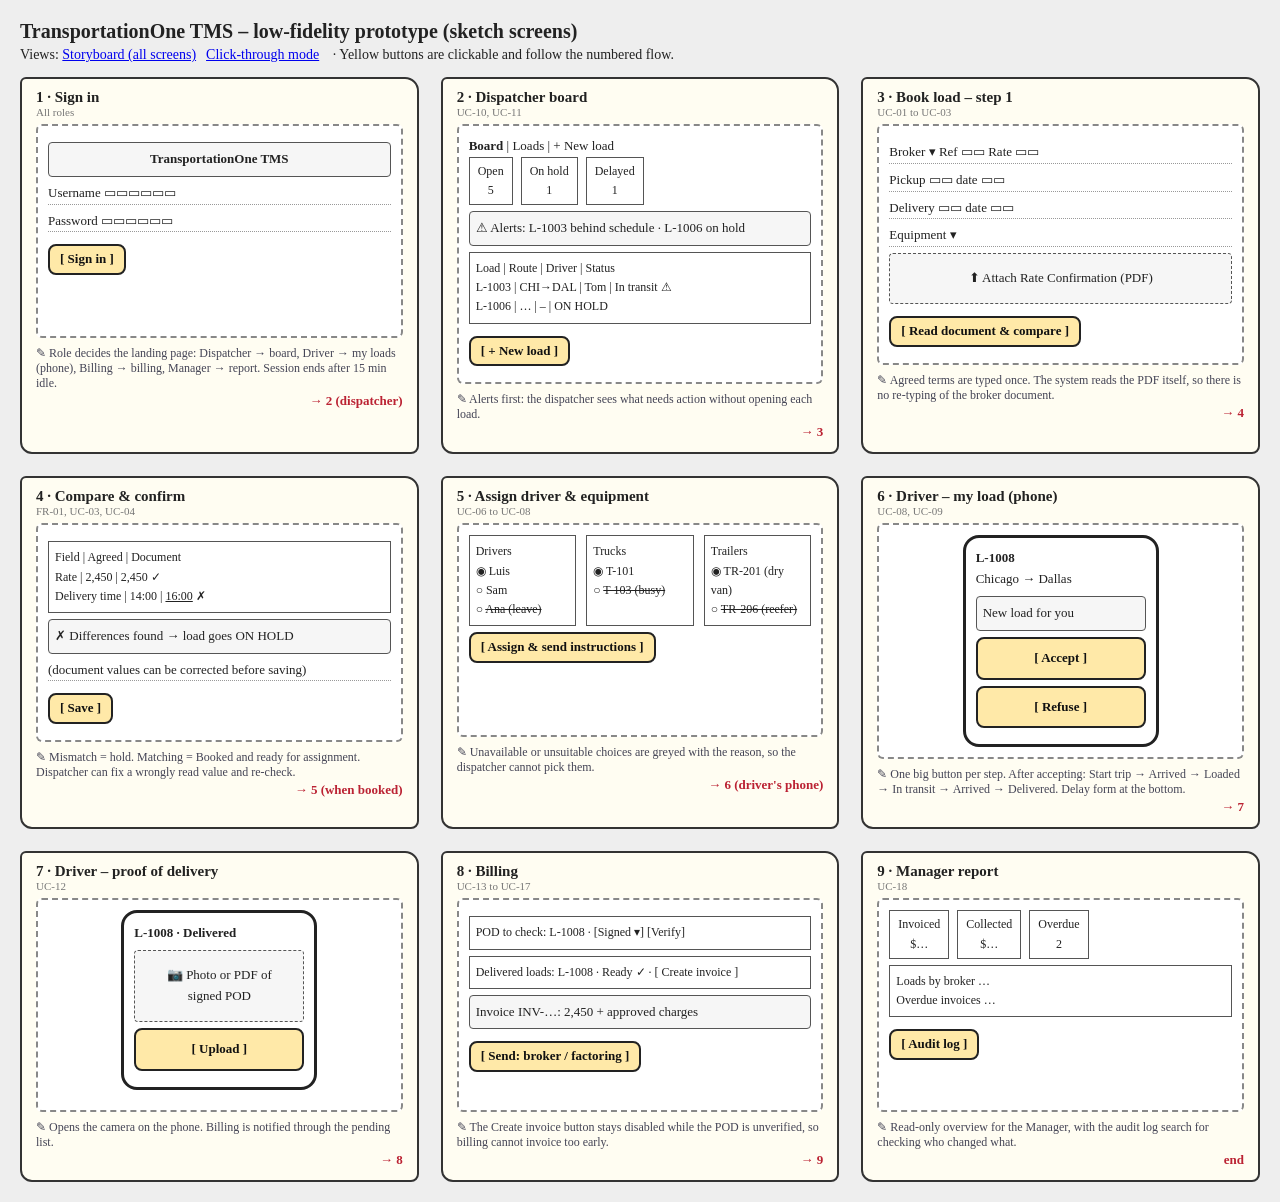
<file: lowfi/index.html>
<!doctype html><html><head><meta charset="utf-8"><title>TMS low-fidelity prototype (sketches)</title>
<style>
body{font-family:"Comic Sans MS","Chalkboard SE","Segoe Print",cursive;background:#eee;margin:0;padding:20px;color:#222}
h1{font-size:20px;margin:0 0 4px} .bar{margin-bottom:14px;font-size:14px} .bar a{margin-right:10px}
.board{display:grid;grid-template-columns:repeat(3,1fr);gap:22px}
.screen{background:#fffdf2;border:2px solid #333;border-radius:6px 14px 8px 12px;padding:10px 14px;position:relative}
.screen h2{font-size:15px;margin:0} .uc{font-size:11px;color:#777;margin-bottom:6px}
.paper{border:2px dashed #888;border-radius:6px;padding:10px;min-height:190px;background:#fff;font-size:13px;line-height:1.6}
.box{border:1.5px solid #555;padding:6px;margin:6px 0;border-radius:4px;background:#f6f6f6} .box.up{border-style:dashed;text-align:center;padding:14px} .box.h{font-weight:bold;text-align:center}
.ln{border-bottom:1px dotted #999;margin:6px 0} .tbl{border:1.5px solid #555;padding:6px;margin:6px 0;font-size:12px}
.btn{display:inline-block;border:2px solid #222;border-radius:8px;padding:3px 10px;margin:6px 0;background:#ffe9a8;color:#111;text-decoration:none;font-weight:bold} .btn.big{display:block;text-align:center;padding:9px}
.kp{display:flex;gap:8px} .kp span{border:1.5px solid #555;padding:4px 8px;text-align:center;font-size:12px}
.cols{display:flex;gap:10px;font-size:12px} .cols div{border:1.5px solid #555;padding:6px;flex:1}
.phone{width:170px;margin:0 auto;border:3px solid #222;border-radius:16px;padding:10px}
.note{font-size:12px;color:#445;margin:8px 0 2px} .go{font-size:13px;font-weight:bold;color:#b23;margin:2px 0;text-align:right}
.screen:target{outline:4px solid #2459d6}
body.flow .screen{display:none;max-width:420px;margin:0 auto} body.flow .screen:target{display:block} body.flow .board{display:block}
</style></head><body>
<h1>TransportationOne TMS – low-fidelity prototype (sketch screens)</h1>
<div class="bar">Views: <a href="#" onclick="document.body.classList.remove('flow');return false">Storyboard (all screens)</a><a href="#s1" onclick="document.body.classList.add('flow')">Click-through mode</a> · Yellow buttons are clickable and follow the numbered flow.</div>
<div class="board"><section class="screen" id="s1"><h2>1 · Sign in</h2><div class="uc">All roles</div><div class="paper"><div class="box h">TransportationOne TMS</div><div class="ln">Username ▭▭▭▭▭▭</div><div class="ln">Password ▭▭▭▭▭▭</div><a class="btn" href="#s2">[ Sign in ]</a></div><p class="note">✎ Role decides the landing page: Dispatcher → board, Driver → my loads (phone), Billing → billing, Manager → report. Session ends after 15 min idle.</p><p class="go">→ 2 (dispatcher)</p></section><section class="screen" id="s2"><h2>2 · Dispatcher board</h2><div class="uc">UC-10, UC-11</div><div class="paper"><div class="tabs"><b>Board</b> | Loads | + New load</div><div class="kp"><span>Open<br>5</span><span>On hold<br>1</span><span>Delayed<br>1</span></div><div class="box">⚠ Alerts: L-1003 behind schedule · L-1006 on hold</div><div class="tbl">Load | Route | Driver | Status<br>L-1003 | CHI→DAL | Tom | In transit ⚠<br>L-1006 | … | – | ON HOLD</div><a class="btn" href="#s3">[ + New load ]</a></div><p class="note">✎ Alerts first: the dispatcher sees what needs action without opening each load.</p><p class="go">→ 3</p></section><section class="screen" id="s3"><h2>3 · Book load – step 1</h2><div class="uc">UC-01 to UC-03</div><div class="paper"><div class="ln">Broker ▾  Ref ▭▭  Rate ▭▭</div><div class="ln">Pickup ▭▭ date ▭▭</div><div class="ln">Delivery ▭▭ date ▭▭</div><div class="ln">Equipment ▾</div><div class="box up">⬆ Attach Rate Confirmation (PDF)</div><a class="btn" href="#s4">[ Read document & compare ]</a></div><p class="note">✎ Agreed terms are typed once. The system reads the PDF itself, so there is no re-typing of the broker document.</p><p class="go">→ 4</p></section><section class="screen" id="s4"><h2>4 · Compare & confirm</h2><div class="uc">FR-01, UC-03, UC-04</div><div class="paper"><div class="tbl">Field | Agreed | Document<br>Rate | 2,450 | 2,450 ✓<br>Delivery time | 14:00 | <u>16:00</u> ✗</div><div class="box">✗ Differences found → load goes ON HOLD</div><div class="ln">(document values can be corrected before saving)</div><a class="btn" href="#s5">[ Save ]</a></div><p class="note">✎ Mismatch = hold. Matching = Booked and ready for assignment. Dispatcher can fix a wrongly read value and re-check.</p><p class="go">→ 5 (when booked)</p></section><section class="screen" id="s5"><h2>5 · Assign driver & equipment</h2><div class="uc">UC-06 to UC-08</div><div class="paper"><div class="cols"><div>Drivers<br>◉ Luis<br>○ Sam<br>○ <s>Ana (leave)</s></div><div>Trucks<br>◉ T-101<br>○ <s>T-103 (busy)</s></div><div>Trailers<br>◉ TR-201 (dry van)<br>○ <s>TR-206 (reefer)</s></div></div><a class="btn" href="#s6">[ Assign & send instructions ]</a></div><p class="note">✎ Unavailable or unsuitable choices are greyed with the reason, so the dispatcher cannot pick them.</p><p class="go">→ 6 (driver's phone)</p></section><section class="screen" id="s6"><h2>6 · Driver – my load (phone)</h2><div class="uc">UC-08, UC-09</div><div class="paper"><div class="phone"><b>L-1008</b><br>Chicago → Dallas<br><div class="box">New load for you</div><a class="btn big" href="#s7">[ Accept ]</a><div class="btn big">[ Refuse ]</div></div></div><p class="note">✎ One big button per step. After accepting: Start trip → Arrived → Loaded → In transit → Arrived → Delivered. Delay form at the bottom.</p><p class="go">→ 7</p></section><section class="screen" id="s7"><h2>7 · Driver – proof of delivery</h2><div class="uc">UC-12</div><div class="paper"><div class="phone"><b>L-1008 · Delivered</b><br><div class="box up">📷 Photo or PDF of signed POD</div><a class="btn big" href="#s8">[ Upload ]</a></div></div><p class="note">✎ Opens the camera on the phone. Billing is notified through the pending list.</p><p class="go">→ 8</p></section><section class="screen" id="s8"><h2>8 · Billing</h2><div class="uc">UC-13 to UC-17</div><div class="paper"><div class="tbl">POD to check: L-1008 · [Signed ▾] [Verify]</div><div class="tbl">Delivered loads: L-1008 · Ready ✓ · [ Create invoice ]</div><div class="box">Invoice INV-…: 2,450 + approved charges</div><a class="btn" href="#s9">[ Send: broker / factoring ]</a></div><p class="note">✎ The Create invoice button stays disabled while the POD is unverified, so billing cannot invoice too early.</p><p class="go">→ 9</p></section><section class="screen" id="s9"><h2>9 · Manager report</h2><div class="uc">UC-18</div><div class="paper"><div class="kp"><span>Invoiced<br>$…</span><span>Collected<br>$…</span><span>Overdue<br>2</span></div><div class="tbl">Loads by broker …<br>Overdue invoices …</div><a class="btn" href="#s1">[ Audit log ]</a></div><p class="note">✎ Read-only overview for the Manager, with the audit log search for checking who changed what.</p><p class="go">end</p></section></div></body></html>
</file>
